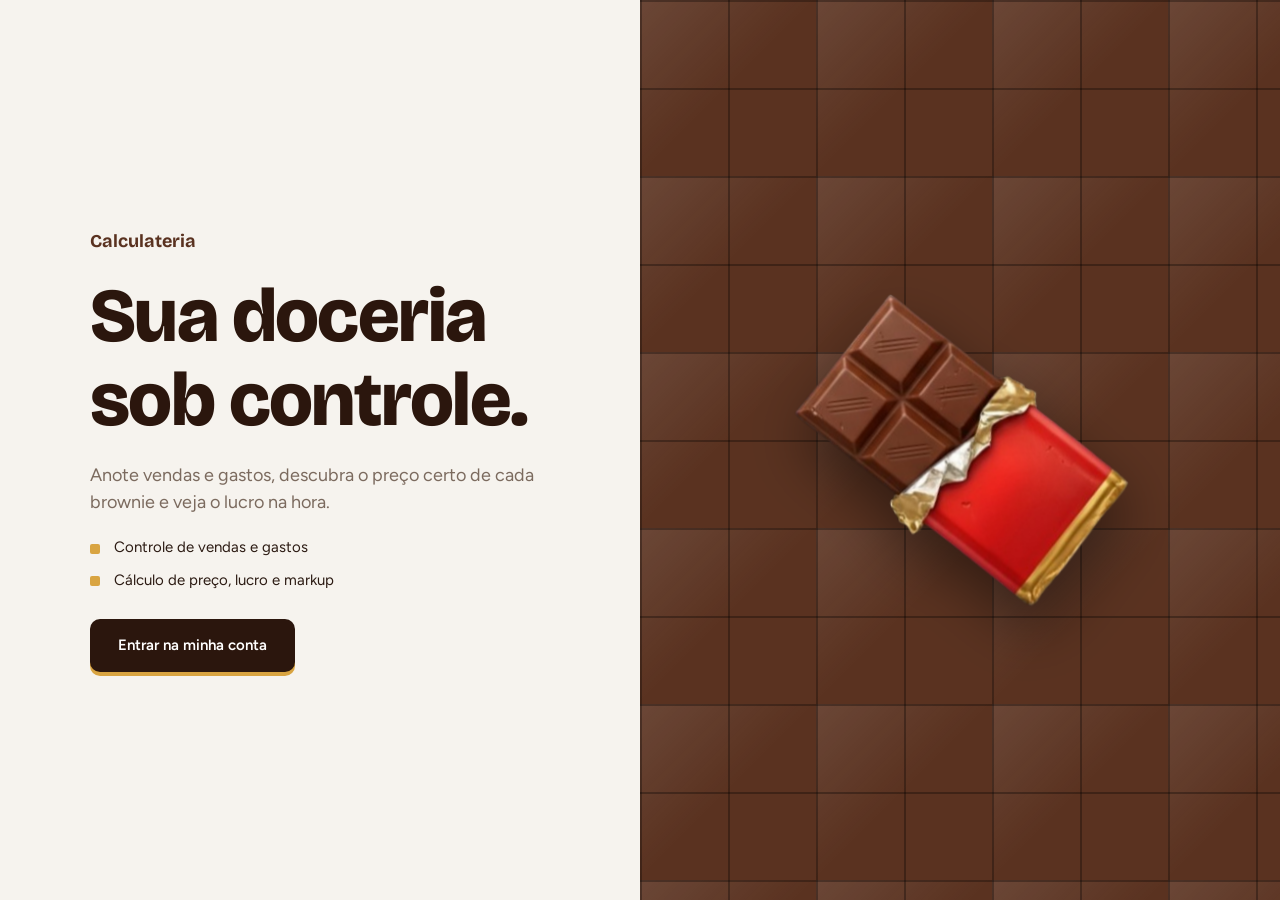
<file: calculateria/web/index.html>
<!DOCTYPE html>
<html lang="pt-br">
<head>
  <meta charset="UTF-8">
  <meta name="viewport" content="width=device-width, initial-scale=1.0">
  <title>Calculateria — controle financeiro para doceiras</title>
  <link rel="preconnect" href="https://fonts.googleapis.com">
  <link href="https://fonts.googleapis.com/css2?family=Bricolage+Grotesque:opsz,wght@12..96,600;12..96,700;12..96,800&family=Figtree:wght@400;500;600;700&display=swap" rel="stylesheet">
  <link rel="stylesheet" href="css/index.css">
  <link rel="shortcut icon" href="img/favicon.png" type="image/x-icon">
</head>
<body>
  <main class="texto">
    <span class="marca">Calculateria</span>
    <h1>Sua doceria sob controle.</h1>
    <p class="lead">Anote vendas e gastos, descubra o preço certo de cada brownie e veja o lucro na hora.</p>
    <ul class="lista">
      <li>Controle de vendas e gastos</li>
      <li>Cálculo de preço, lucro e markup</li>
    </ul>
    <a class="cta" href="pages/login.html">Entrar na minha conta</a>
  </main>
  <div class="vitrine tablete" aria-hidden="true"><img src="img/favicon.png" alt=""></div>
</body>
</html>
</file>
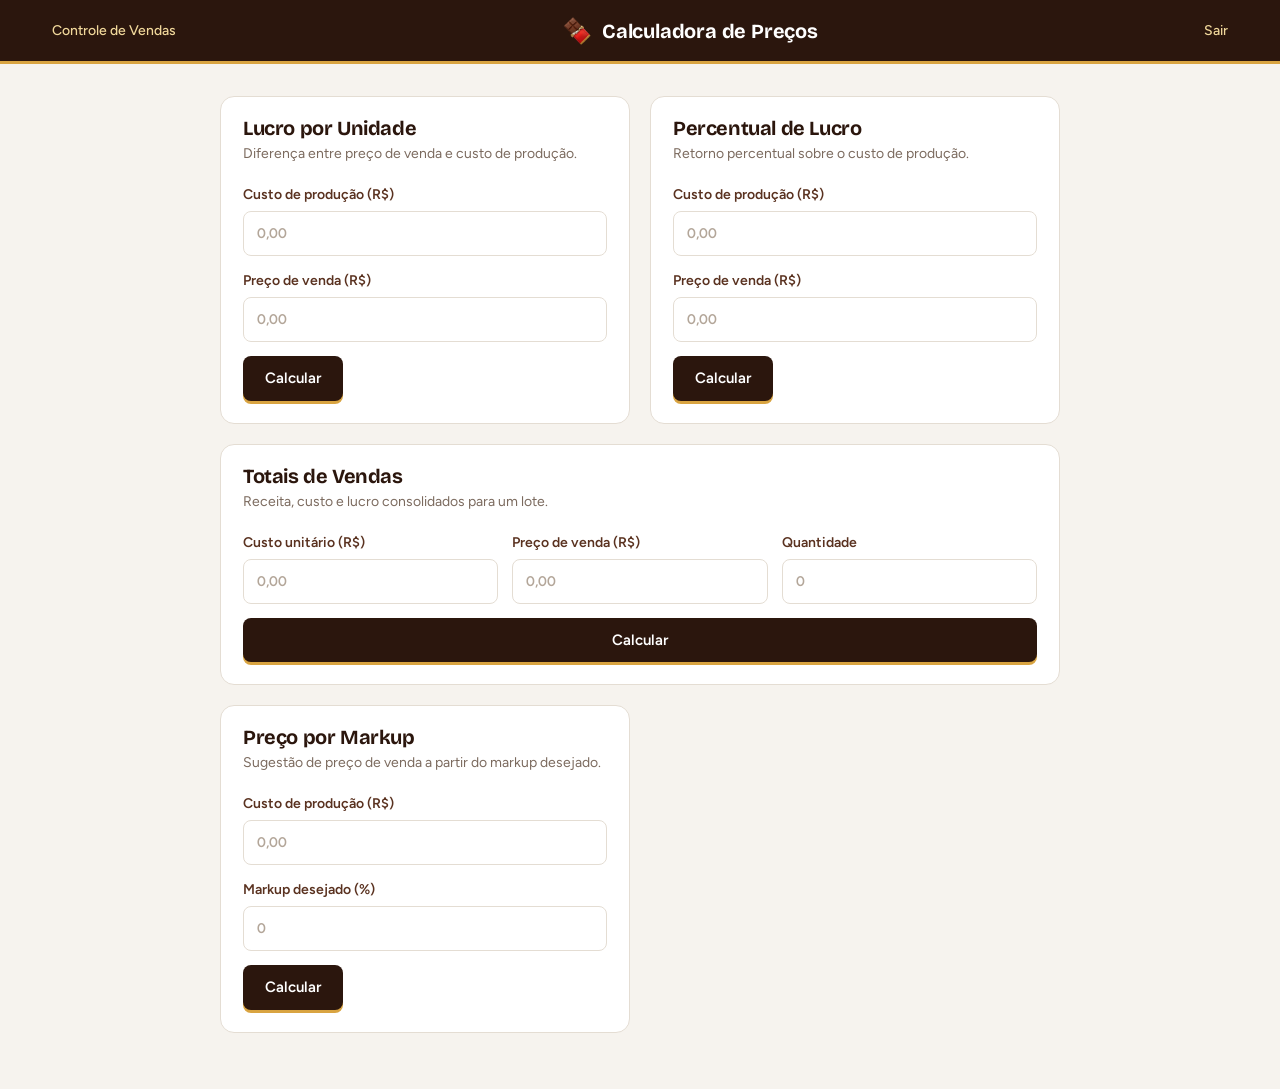
<file: calculateria/web/pages/calculadora.html>
<!DOCTYPE html>
<html lang="pt-br">
<head>
  <meta charset="UTF-8">
  <meta name="viewport" content="width=device-width, initial-scale=1.0">
  <title>Calculadora</title>
  <link rel="preconnect" href="https://fonts.googleapis.com">
  <link href="https://fonts.googleapis.com/css2?family=Bricolage+Grotesque:opsz,wght@12..96,600;12..96,700;12..96,800&family=Figtree:wght@400;500;600;700&display=swap" rel="stylesheet">
  <link rel="stylesheet" href="../css/calculadora.css">
  <link rel="shortcut icon" href="../img/favicon.png" type="image/x-icon">
</head>
<body>

  <header>
    <nav>
      <a href="../pages/main.html" class="nav-link">Controle de Vendas</a>
      <a href="main.html"><span class="nav-title">Calculadora de Preços</span></a>
      <a href="#" class="nav-link" onclick="sair(); return false;">Sair</a>
    </nav>
  </header>

  <main>

    <div class="grid">

      <!-- Card 1: Lucro por Unidade -->
      <section class="card" id="card-lucro">
        <header class="card-header">
          <span class="card-num">01</span>
          <h2>Lucro por Unidade</h2>
          <p class="card-desc">Diferença entre preço de venda e custo de produção.</p>
        </header>
        <div class="card-body">
          <label>Custo de produção (R$)
            <input type="number" id="l-custo" placeholder="0,00" min="0.01" step="0.01">
          </label>
          <label>Preço de venda (R$)
            <input type="number" id="l-preco" placeholder="0,00" min="0.01" step="0.01">
          </label>
          <button onclick="calcLucroUnidade()">Calcular</button>
        </div>
        <div class="card-result" id="r-lucro"></div>
      </section>

      <!-- Card 2: Percentual de Lucro -->
      <section class="card" id="card-pct">
        <header class="card-header">
          <span class="card-num">02</span>
          <h2>Percentual de Lucro</h2>
          <p class="card-desc">Retorno percentual sobre o custo de produção.</p>
        </header>
        <div class="card-body">
          <label>Custo de produção (R$)
            <input type="number" id="p-custo" placeholder="0,00" min="0.01" step="0.01">
          </label>
          <label>Preço de venda (R$)
            <input type="number" id="p-preco" placeholder="0,00" min="0.01" step="0.01">
          </label>
          <button onclick="calcPercentual()">Calcular</button>
        </div>
        <div class="card-result" id="r-pct"></div>
      </section>

      <!-- Card 3: Totais de Vendas -->
      <section class="card card-wide" id="card-totais">
        <header class="card-header">
          <span class="card-num">03</span>
          <h2>Totais de Vendas</h2>
          <p class="card-desc">Receita, custo e lucro consolidados para um lote.</p>
        </header>
        <div class="card-body three-col">
          <label>Custo unitário (R$)
            <input type="number" id="t-custo" placeholder="0,00" min="0.01" step="0.01">
          </label>
          <label>Preço de venda (R$)
            <input type="number" id="t-preco" placeholder="0,00" min="0.01" step="0.01">
          </label>
          <label>Quantidade
            <input type="number" id="t-qtd" placeholder="0" min="1" step="1">
          </label>
          <button class="btn-full" onclick="calcTotais()">Calcular</button>
        </div>
        <div class="card-result result-grid" id="r-totais"></div>
      </section>

      <!-- Card 4: Preço por Markup -->
      <section class="card" id="card-markup">
        <header class="card-header">
          <span class="card-num">04</span>
          <h2>Preço por Markup</h2>
          <p class="card-desc">Sugestão de preço de venda a partir do markup desejado.</p>
        </header>
        <div class="card-body">
          <label>Custo de produção (R$)
            <input type="number" id="m-custo" placeholder="0,00" min="0.01" step="0.01">
          </label>
          <label>Markup desejado (%)
            <input type="number" id="m-markup" placeholder="0" min="0" step="0.1">
          </label>
          <button onclick="calcMarkup()">Calcular</button>
        </div>
        <div class="card-result" id="r-markup"></div>
      </section>

    </div>
  </main>


  <script src="../js/calculadora.js"></script>
</body>
</html>
</file>
<file: calculateria/web/css/index.css>
@import url(global.css);

body{display:grid;grid-template-columns:minmax(0,1fr) minmax(0,1fr)}
.texto{display:flex;flex-direction:column;justify-content:center;align-items:flex-start;gap:20px;
  max-width:640px;margin-left:auto;padding:clamp(28px,7vw,96px)}
.marca{font-family:var(--titulo);font-size:18px;font-weight:700;color:var(--choc)}
h1{font-size:clamp(40px,6vw,76px);font-weight:800}
.lead{max-width:46ch;font-size:18px;color:var(--suave)}
.lista{list-style:none;margin:0;padding:0;display:grid;gap:10px}
.lista li{position:relative;padding-left:24px}
.lista li::before{content:'';position:absolute;left:0;top:.5em;width:10px;height:10px;border-radius:2px;background:var(--ouro)}
.cta{display:inline-block;margin-top:8px;padding:15px 28px;border-radius:10px;background:var(--cacau);color:#fff;
  font-weight:600;text-decoration:none;box-shadow:0 4px 0 var(--ouro);transition:transform .12s,box-shadow .12s}
.cta:hover{transform:translateY(2px);box-shadow:0 2px 0 var(--ouro)}

.vitrine{display:grid;place-items:center;overflow:hidden}
.vitrine img{width:min(62%,360px);transform:rotate(-8deg);filter:drop-shadow(0 28px 30px rgba(0,0,0,.45));
  animation:entrar .9s cubic-bezier(.2,.8,.2,1) both}
@keyframes entrar{from{opacity:0;transform:translateY(48px) rotate(-18deg)}to{opacity:1;transform:rotate(-8deg)}}

@media (max-width:800px){
  body{grid-template-columns:1fr}
  .vitrine{order:-1;min-height:240px}
  .vitrine img{width:140px}
  .texto{margin:0;max-width:none}
}
</file>
<file: calculateria/web/css/calculadora.css>
@import url(global.css);

main{max-width:920px;margin:0 auto;padding:32px clamp(16px,4vw,40px) 56px}
.grid{display:grid;grid-template-columns:1fr 1fr;gap:20px}
.card-wide{grid-column:1/-1}

.card{display:flex;flex-direction:column;overflow:hidden;background:var(--branco);border:1px solid var(--linha);border-radius:14px}
.card-header{padding:20px 22px 4px}
.card-num{display:none}
.card-header h2{margin-bottom:4px;font-size:20px}
.card-desc{font-size:14px;color:var(--suave)}
.card-body{flex:1;display:flex;flex-direction:column;gap:14px;padding:16px 22px 22px}
.card-body.three-col{display:grid;grid-template-columns:repeat(3,1fr)}
label{display:flex;flex-direction:column;gap:6px;font-size:14px;font-weight:600;color:var(--choc)}
.card-body button{align-self:flex-start;padding:11px 22px;background:var(--cacau);box-shadow:0 3px 0 var(--ouro)}
.card-body button:hover{background:var(--choc)}
.card-body .btn-full{grid-column:1/-1;align-self:auto;width:100%}

/* Resultado: abre suavemente depois de calcular */
.card-result{max-height:0;overflow:hidden;padding:0 22px;background:#faf7f2;transition:max-height .3s ease,padding .3s ease}
.card-result.visible{max-height:260px;padding:16px 22px;border-top:1px solid var(--linha)}
.result-line{display:flex;align-items:baseline;justify-content:space-between;gap:12px;padding:4px 0}
.result-line .lbl{font-size:14px;color:var(--suave)}
.result-line .val{font-family:var(--titulo);font-size:22px;font-weight:700;color:var(--cacau)}
.result-line .val.pos{color:var(--ok)}
.result-line .val.neg{color:var(--erro)}
.result-grid{display:grid;grid-template-columns:repeat(4,1fr);gap:8px}
.result-grid .result-line{flex-direction:column;align-items:flex-start;gap:2px}

@media (max-width:640px){
  .grid,.card-body.three-col{grid-template-columns:1fr}
  .card-wide{grid-column:auto}
  .result-grid{grid-template-columns:1fr 1fr}
}
</file>
